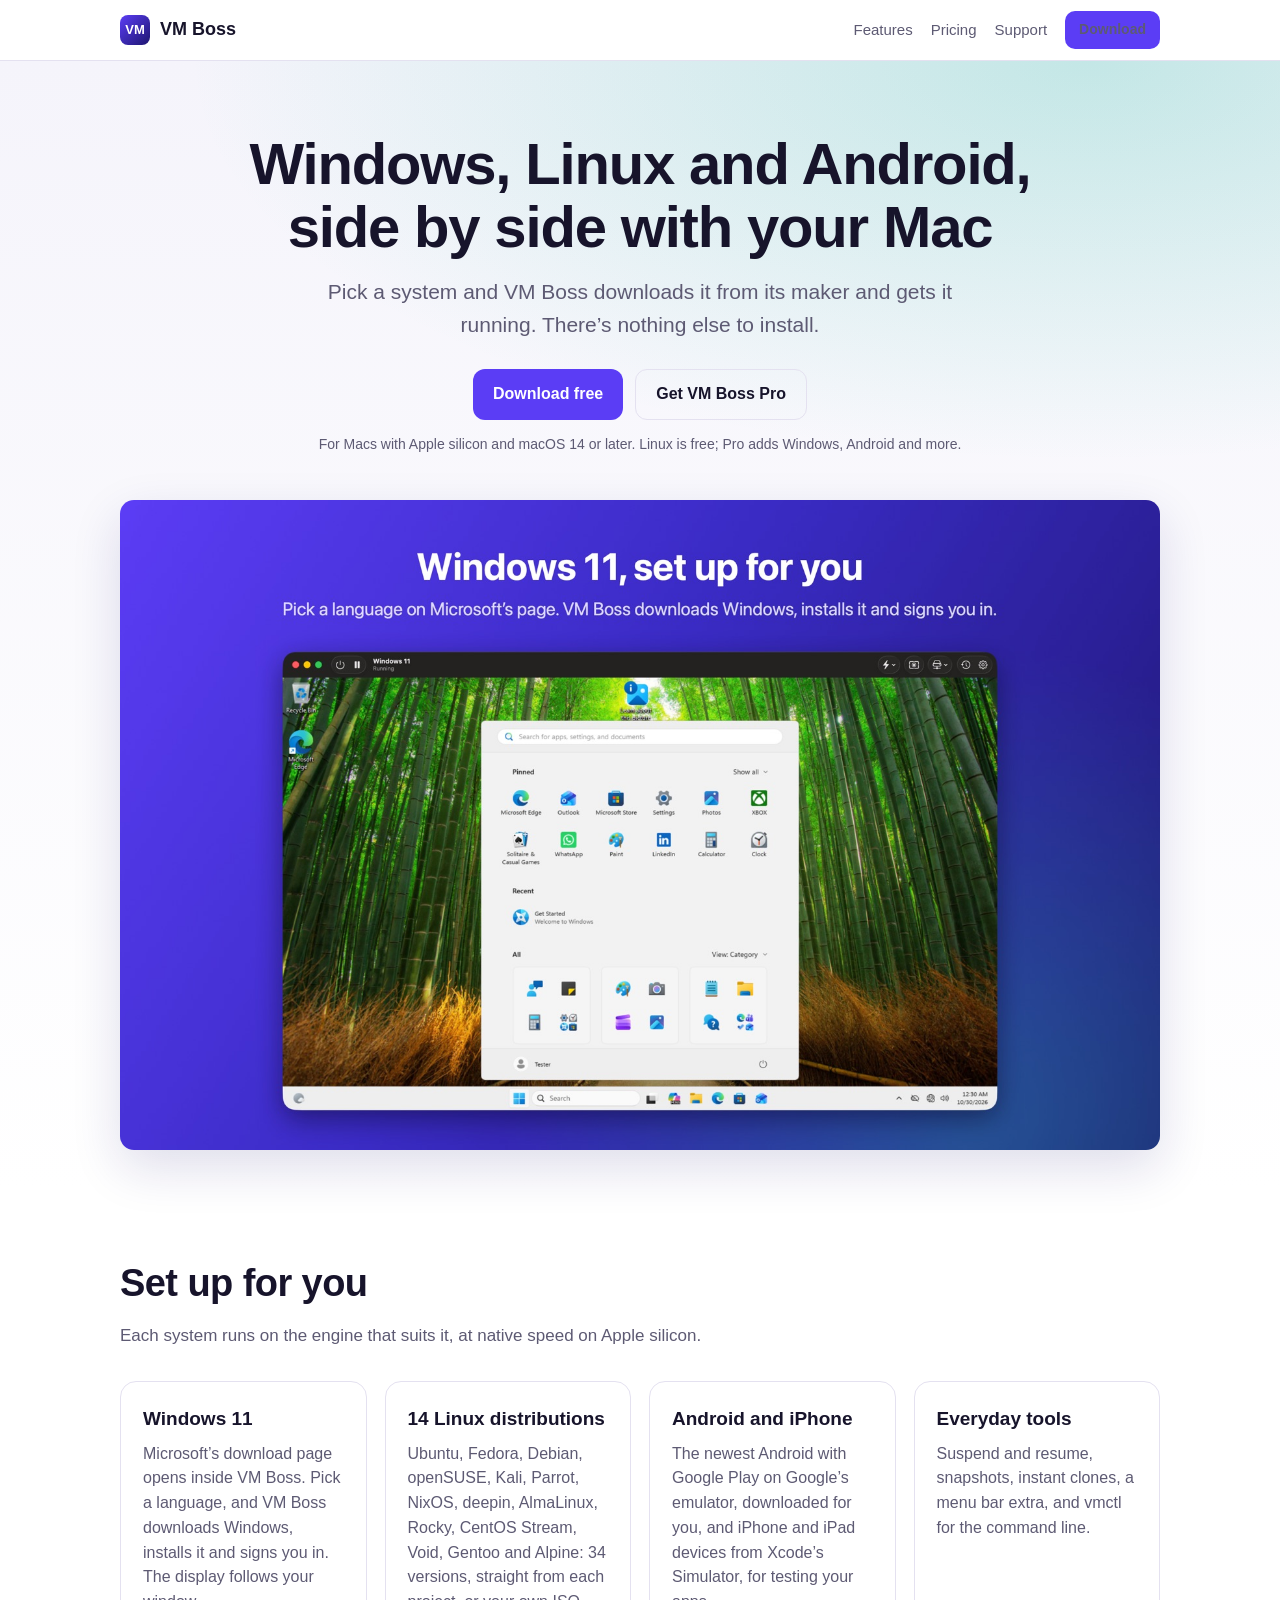
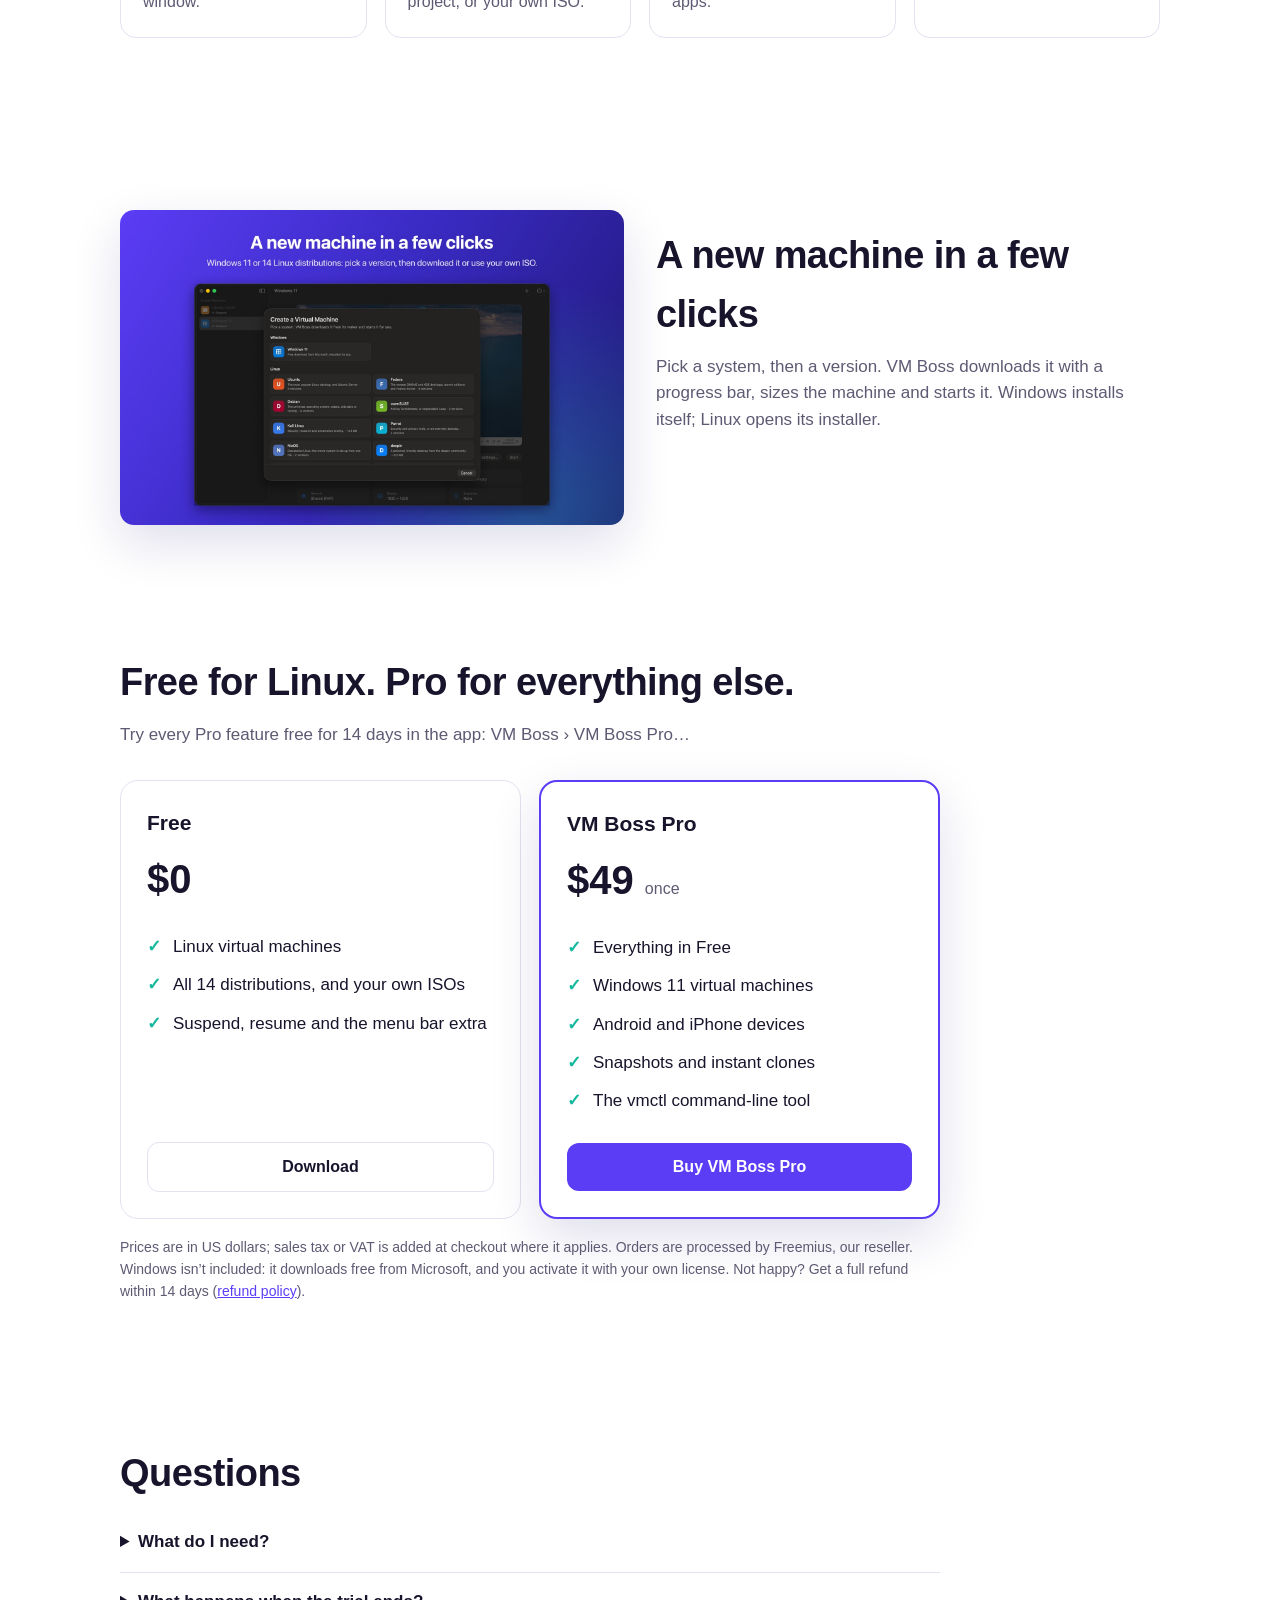
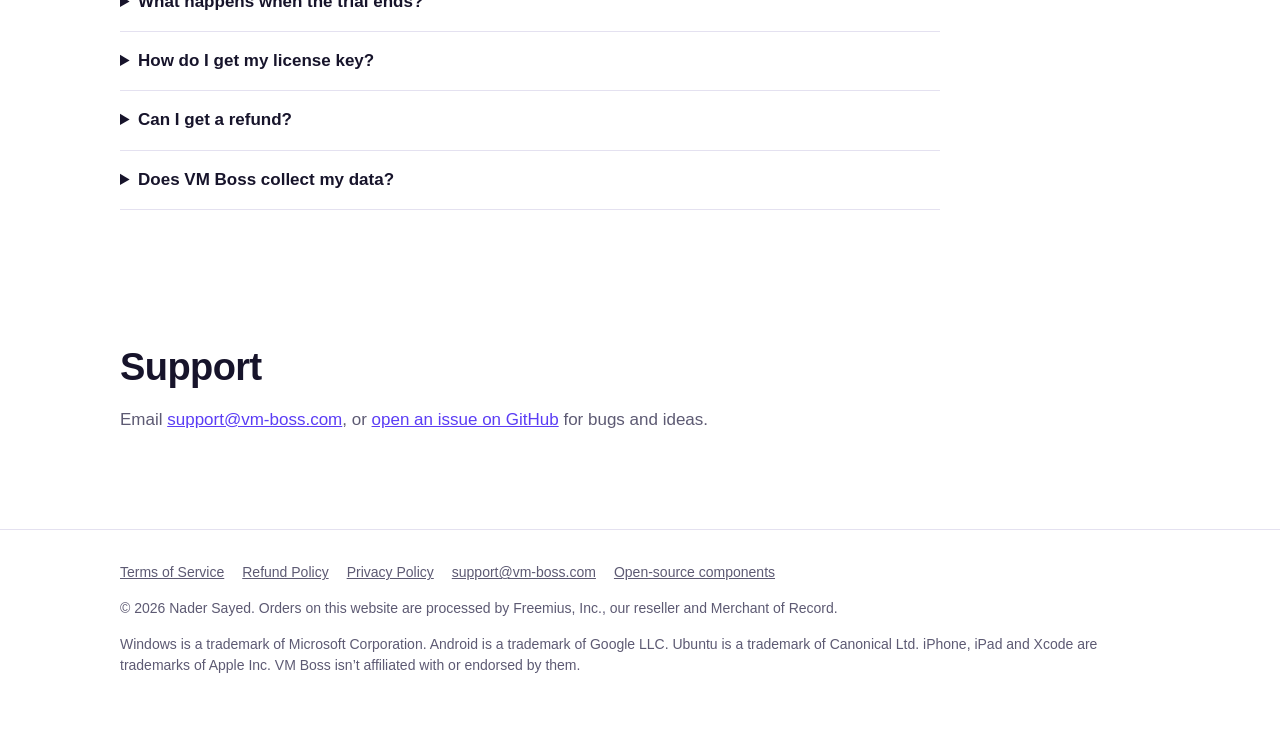
<file: index.html>
<!doctype html>
<html lang="en">
<head>
<meta charset="utf-8">
<meta name="viewport" content="width=device-width, initial-scale=1">
<title>VM Boss: Windows, Linux and Android on your Mac</title>
<meta name="description" content="Run Windows 11, Linux and Android side by side with your Mac. VM Boss downloads each system and gets it running.">
<link rel="stylesheet" href="assets/site.css">
</head>
<body>
<header class="top">
  <div class="wrap">
    <a class="brand" href="./"><span class="brand-mark">VM</span>VM Boss</a>
    <nav>
      <a href="./#features">Features</a>
      <a href="./#pro">Pricing</a>
      <a href="./#support">Support</a>
      <a class="button small" href="https://github.com/nader1414518/VMBoss-Public/releases/latest/download/VM-Boss.dmg">Download</a>
    </nav>
  </div>
</header>
<main>
<div class="hero">
  <div class="wrap">
    <h1>Windows, Linux and Android, side by side with your Mac</h1>
    <p class="lede">Pick a system and VM Boss downloads it from its maker and gets it running. There’s nothing else to install.</p>
    <div class="actions">
      <a class="button" href="https://github.com/nader1414518/VMBoss-Public/releases/latest/download/VM-Boss.dmg">Download free</a>
      <a class="button secondary" href="#pro">Get VM Boss Pro</a>
    </div>
    <p class="note">For Macs with Apple silicon and macOS 14 or later. Linux is free; Pro adds Windows, Android and more.</p>
    <img class="shot" src="images/01-windows.jpg" width="1600" height="1000" alt="VM Boss running Windows 11 in a window on a Mac">
  </div>
</div>

<section id="features">
  <div class="wrap">
    <h2>Set up for you</h2>
    <p class="intro">Each system runs on the engine that suits it, at native speed on Apple silicon.</p>
    <div class="grid">
      <div class="card"><h3>Windows 11</h3><p>Microsoft’s download page opens inside VM Boss. Pick a language, and VM Boss downloads Windows, installs it and signs you in. The display follows your window.</p></div>
      <div class="card"><h3>14 Linux distributions</h3><p>Ubuntu, Fedora, Debian, openSUSE, Kali, Parrot, NixOS, deepin, AlmaLinux, Rocky, CentOS Stream, Void, Gentoo and Alpine: 34 versions, straight from each project, or your own ISO.</p></div>
      <div class="card"><h3>Android and iPhone</h3><p>The newest Android with Google Play on Google’s emulator, downloaded for you, and iPhone and iPad devices from Xcode’s Simulator, for testing your apps.</p></div>
      <div class="card"><h3>Everyday tools</h3><p>Suspend and resume, snapshots, instant clones, a menu bar extra, and vmctl for the command line.</p></div>
    </div>
  </div>
</section>

<section>
  <div class="wrap split">
    <img class="shot" src="images/05-new-vm.jpg" width="1600" height="1000" alt="VM Boss’s window for creating a virtual machine, listing Windows 11 and Linux distributions" loading="lazy">
    <div>
      <h2>A new machine in a few clicks</h2>
      <p class="intro">Pick a system, then a version. VM Boss downloads it with a progress bar, sizes the machine and starts it. Windows installs itself; Linux opens its installer.</p>
    </div>
  </div>
</section>

<section id="pro">
  <div class="wrap">
    <h2>Free for Linux. Pro for everything else.</h2>
    <p class="intro">Try every Pro feature free for 14 days in the app: VM Boss › VM Boss Pro…</p>
    <div class="plans">
      <div class="plan">
        <h3>Free</h3>
        <div class="price">$0</div>
        <ul>
          <li>Linux virtual machines</li>
          <li>All 14 distributions, and your own ISOs</li>
          <li>Suspend, resume and the menu bar extra</li>
        </ul>
        <a class="button secondary" href="https://github.com/nader1414518/VMBoss-Public/releases/latest/download/VM-Boss.dmg">Download</a>
      </div>
      <div class="plan pro">
        <h3>VM Boss Pro</h3>
        <div class="price">$49 <small>once</small></div>
        <ul>
          <li>Everything in Free</li>
          <li>Windows 11 virtual machines</li>
          <li>Android and iPhone devices</li>
          <li>Snapshots and instant clones</li>
          <li>The vmctl command-line tool</li>
        </ul>
        <a class="button" href="#pro" data-buy>Buy VM Boss Pro</a>
      </div>
    </div>
    <p class="fineprint">Prices are in US dollars; sales tax or VAT is added at checkout where it applies. Orders are processed by Freemius, our reseller. Windows isn’t included: it downloads free from Microsoft, and you activate it with your own license. Not happy? Get a full refund within 14 days (<a href="refund.html">refund policy</a>).</p>
  </div>
</section>

<section id="faq">
  <div class="wrap">
    <h2>Questions</h2>
    <details><summary>What do I need?</summary><p>A Mac with Apple silicon and macOS 14 Sonoma or later. VM Boss includes QEMU for Windows and downloads everything else it needs. iPhone and iPad devices need Apple’s Xcode, free on the Mac App Store.</p></details>
    <details><summary>What happens when the trial ends?</summary><p>Linux keeps working. Buy Pro to keep using Windows, Android, iPhone, snapshots and vmctl.</p></details>
    <details><summary>How do I get my license key?</summary><p>Right after you pay, the license page shows your key and a button that activates it in VM Boss. Bookmark that page to see your key again, or email us your receipt.</p></details>
    <details><summary>Can I get a refund?</summary><p>Yes: a full refund within 14 days of buying, for any reason. See the <a href="refund.html">refund policy</a>.</p></details>
    <details><summary>Does VM Boss collect my data?</summary><p>No. See the <a href="privacy.html">privacy policy</a>.</p></details>
  </div>
</section>

<section id="support">
  <div class="wrap">
    <h2>Support</h2>
    <p class="intro">Email <a href="mailto:support@vm-boss.com">support@vm-boss.com</a>, or <a href="https://github.com/nader1414518/VMBoss-Public/issues/new/choose">open an issue on GitHub</a> for bugs and ideas.</p>
  </div>
</section>
</main>
<footer>
  <div class="wrap">
    <div class="links">
      <a href="terms.html">Terms of Service</a>
      <a href="refund.html">Refund Policy</a>
      <a href="privacy.html">Privacy Policy</a>
      <a href="mailto:support@vm-boss.com">support@vm-boss.com</a>
      <a href="https://github.com/nader1414518/VMBoss-Public/blob/main/THIRD-PARTY.md">Open-source components</a>
    </div>
    <p>© 2026 Nader Sayed. Orders on this website are processed by Freemius, Inc., our reseller and Merchant of Record.</p>
    <p>Windows is a trademark of Microsoft Corporation. Android is a trademark of Google LLC. Ubuntu is a trademark of Canonical Ltd. iPhone, iPad and Xcode are trademarks of Apple Inc. VM Boss isn’t affiliated with or endorsed by them.</p>
  </div>
</footer>
<script src="assets/config.js"></script>
<script src="assets/buy.js"></script>
</body>
</html>
</file>
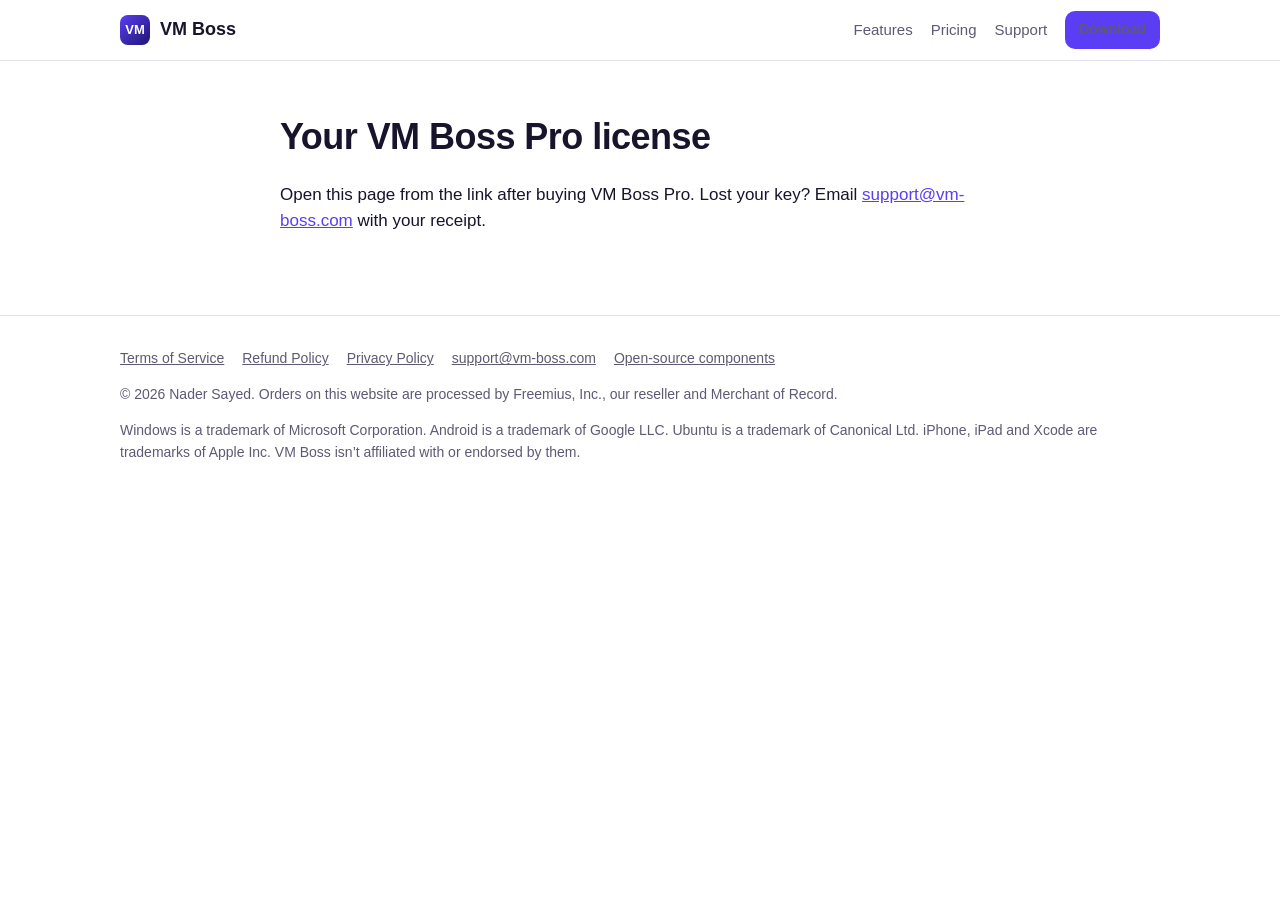
<file: license.html>
<!doctype html>
<html lang="en">
<head>
<meta charset="utf-8">
<meta name="viewport" content="width=device-width, initial-scale=1">
<title>Your License · VM Boss</title>
<meta name="description" content="Run Windows 11, Linux and Android side by side with your Mac. VM Boss downloads each system and gets it running.">
<link rel="stylesheet" href="assets/site.css">
</head>
<body>
<header class="top">
  <div class="wrap">
    <a class="brand" href="./"><span class="brand-mark">VM</span>VM Boss</a>
    <nav>
      <a href="./#features">Features</a>
      <a href="./#pro">Pricing</a>
      <a href="./#support">Support</a>
      <a class="button small" href="https://github.com/nader1414518/VMBoss-Public/releases/latest/download/VM-Boss.dmg">Download</a>
    </nav>
  </div>
</header>
<main class="page">
<h1>Your VM Boss Pro license</h1>
<p id="status" class="status">Getting your license key…</p>
<div id="result" hidden>
  <div id="key" class="keybox"></div>
  <p><a id="activate" class="button" href="#">Activate in VM Boss</a> <button id="copy" class="button secondary" type="button">Copy</button></p>
  <p>Or open VM Boss, choose VM Boss › VM Boss Pro…, paste the key and click Activate. Bookmark this page to see your key again. Your Freemius receipt shows a different key: VM Boss only needs this one.</p>
</div>
</main>
<footer>
  <div class="wrap">
    <div class="links">
      <a href="terms.html">Terms of Service</a>
      <a href="refund.html">Refund Policy</a>
      <a href="privacy.html">Privacy Policy</a>
      <a href="mailto:support@vm-boss.com">support@vm-boss.com</a>
      <a href="https://github.com/nader1414518/VMBoss-Public/blob/main/THIRD-PARTY.md">Open-source components</a>
    </div>
    <p>© 2026 Nader Sayed. Orders on this website are processed by Freemius, Inc., our reseller and Merchant of Record.</p>
    <p>Windows is a trademark of Microsoft Corporation. Android is a trademark of Google LLC. Ubuntu is a trademark of Canonical Ltd. iPhone, iPad and Xcode are trademarks of Apple Inc. VM Boss isn’t affiliated with or endorsed by them.</p>
  </div>
</footer>
<script src="assets/config.js"></script>
<script src="assets/license.js"></script>
</body>
</html>
</file>
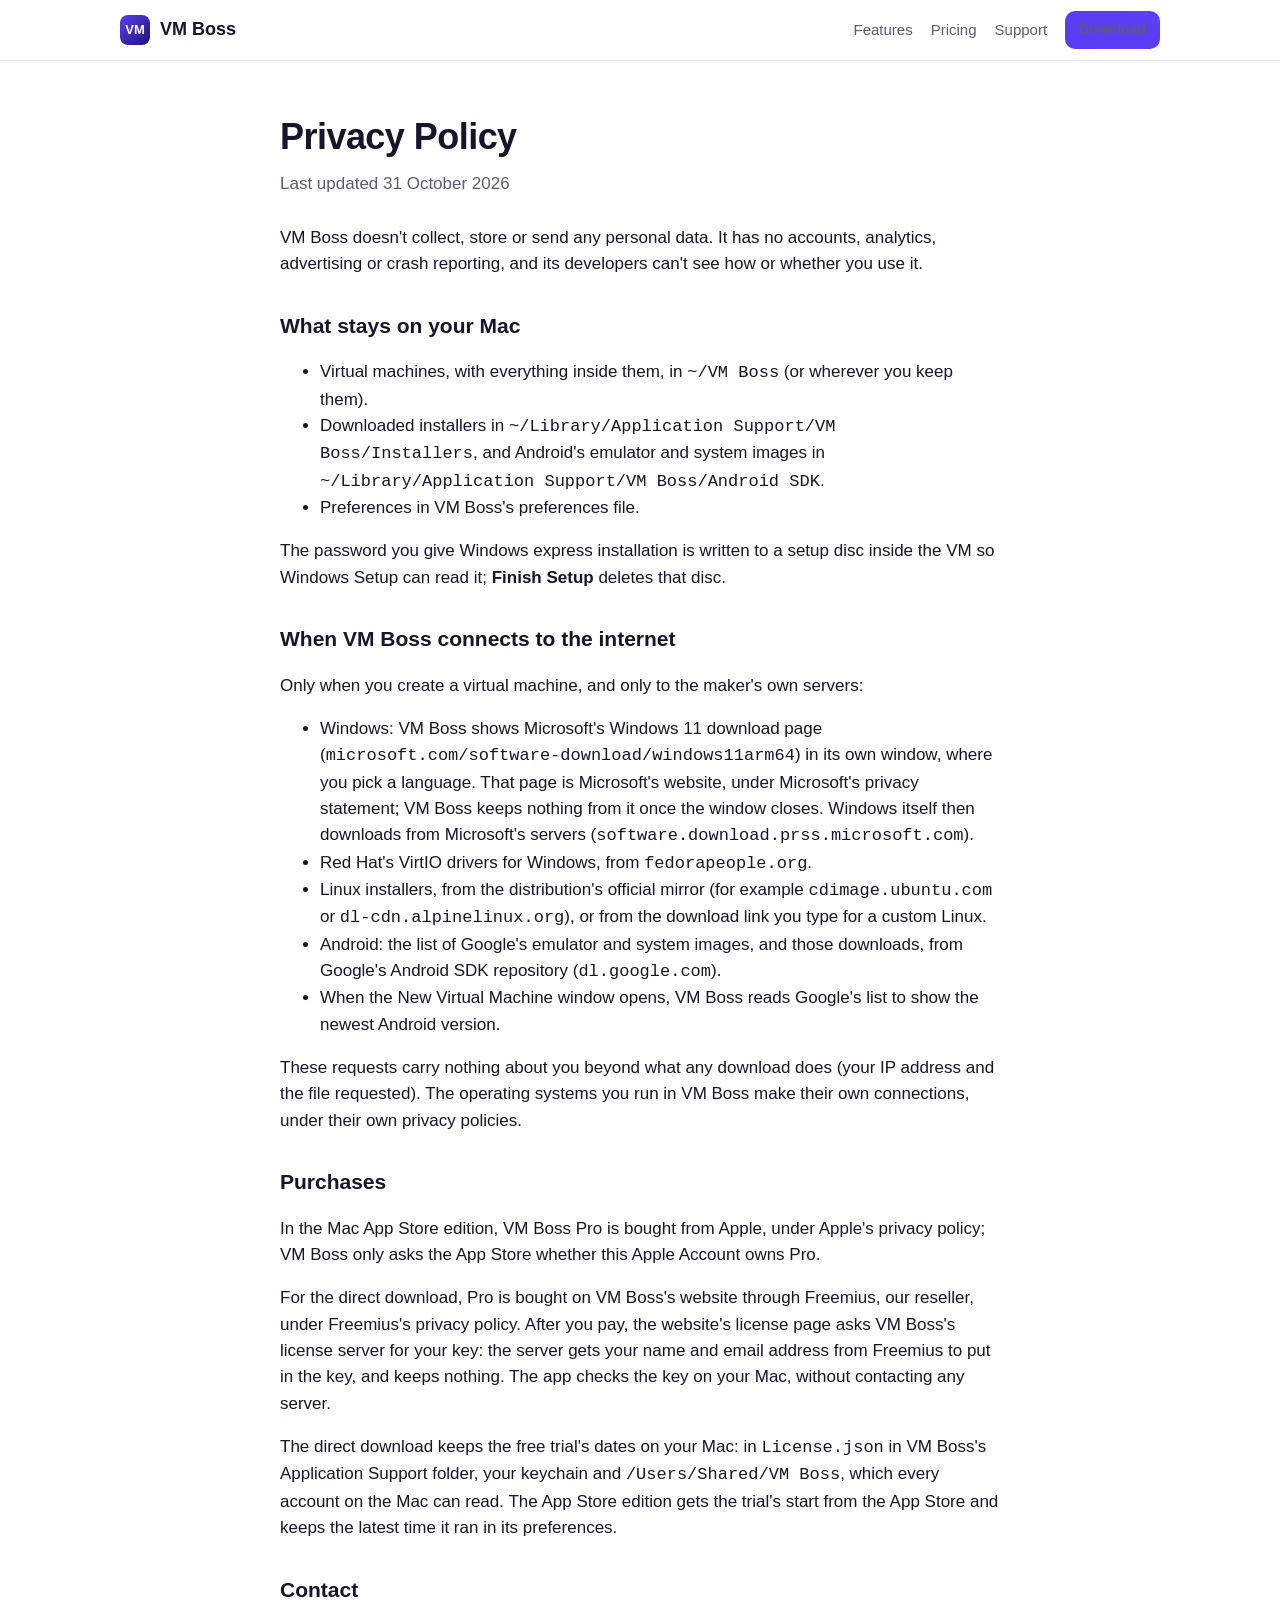
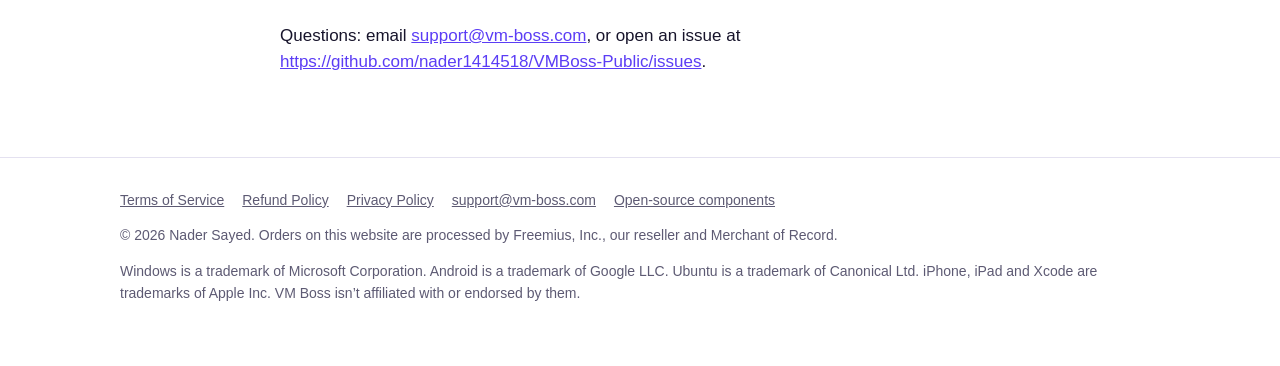
<file: privacy.html>
<!doctype html>
<html lang="en">
<head>
<meta charset="utf-8">
<meta name="viewport" content="width=device-width, initial-scale=1">
<title>Privacy Policy · VM Boss</title>
<meta name="description" content="Run Windows 11, Linux and Android side by side with your Mac. VM Boss downloads each system and gets it running.">
<link rel="stylesheet" href="assets/site.css">
</head>
<body>
<header class="top">
  <div class="wrap">
    <a class="brand" href="./"><span class="brand-mark">VM</span>VM Boss</a>
    <nav>
      <a href="./#features">Features</a>
      <a href="./#pro">Pricing</a>
      <a href="./#support">Support</a>
      <a class="button small" href="https://github.com/nader1414518/VMBoss-Public/releases/latest/download/VM-Boss.dmg">Download</a>
    </nav>
  </div>
</header>
<main class="page">
<h1>Privacy Policy</h1>
<p class="updated">Last updated 31 October 2026</p>
<p>VM Boss doesn't collect, store or send any personal data. It has no accounts, analytics, advertising or crash reporting, and its developers can't see how or whether you use it.</p>
<h2>What stays on your Mac</h2>
<ul>
<li>Virtual machines, with everything inside them, in <code>~/VM Boss</code> (or wherever you keep them).</li>
<li>Downloaded installers in <code>~/Library/Application Support/VM Boss/Installers</code>, and Android's emulator and system images in <code>~/Library/Application Support/VM Boss/Android SDK</code>.</li>
<li>Preferences in VM Boss's preferences file.</li>
</ul>
<p>The password you give Windows express installation is written to a setup disc inside the VM so Windows Setup can read it; <strong>Finish Setup</strong> deletes that disc.</p>
<h2>When VM Boss connects to the internet</h2>
<p>Only when you create a virtual machine, and only to the maker's own servers:</p>
<ul>
<li>Windows: VM Boss shows Microsoft's Windows 11 download page (<code>microsoft.com/software-download/windows11arm64</code>) in its own window, where you pick a language. That page is Microsoft's website, under Microsoft's privacy statement; VM Boss keeps nothing from it once the window closes. Windows itself then downloads from Microsoft's servers (<code>software.download.prss.microsoft.com</code>).</li>
<li>Red Hat's VirtIO drivers for Windows, from <code>fedorapeople.org</code>.</li>
<li>Linux installers, from the distribution's official mirror (for example <code>cdimage.ubuntu.com</code> or <code>dl-cdn.alpinelinux.org</code>), or from the download link you type for a custom Linux.</li>
<li>Android: the list of Google's emulator and system images, and those downloads, from Google's Android SDK repository (<code>dl.google.com</code>).</li>
<li>When the New Virtual Machine window opens, VM Boss reads Google's list to show the newest Android version.</li>
</ul>
<p>These requests carry nothing about you beyond what any download does (your IP address and the file requested). The operating systems you run in VM Boss make their own connections, under their own privacy policies.</p>
<h2>Purchases</h2>
<p>In the Mac App Store edition, VM Boss Pro is bought from Apple, under Apple's privacy policy; VM Boss only asks the App Store whether this Apple Account owns Pro.</p>
<p>For the direct download, Pro is bought on VM Boss's website through Freemius, our reseller, under Freemius's privacy policy. After you pay, the website's license page asks VM Boss's license server for your key: the server gets your name and email address from Freemius to put in the key, and keeps nothing. The app checks the key on your Mac, without contacting any server.</p>
<p>The direct download keeps the free trial's dates on your Mac: in <code>License.json</code> in VM Boss's Application Support folder, your keychain and <code>/Users/Shared/VM Boss</code>, which every account on the Mac can read. The App Store edition gets the trial's start from the App Store and keeps the latest time it ran in its preferences.</p>
<h2>Contact</h2>
<p>Questions: email <a href="mailto:support@vm-boss.com">support@vm-boss.com</a>, or open an issue at <a href="https://github.com/nader1414518/VMBoss-Public/issues">https://github.com/nader1414518/VMBoss-Public/issues</a>.</p>
</main>
<footer>
  <div class="wrap">
    <div class="links">
      <a href="terms.html">Terms of Service</a>
      <a href="refund.html">Refund Policy</a>
      <a href="privacy.html">Privacy Policy</a>
      <a href="mailto:support@vm-boss.com">support@vm-boss.com</a>
      <a href="https://github.com/nader1414518/VMBoss-Public/blob/main/THIRD-PARTY.md">Open-source components</a>
    </div>
    <p>© 2026 Nader Sayed. Orders on this website are processed by Freemius, Inc., our reseller and Merchant of Record.</p>
    <p>Windows is a trademark of Microsoft Corporation. Android is a trademark of Google LLC. Ubuntu is a trademark of Canonical Ltd. iPhone, iPad and Xcode are trademarks of Apple Inc. VM Boss isn’t affiliated with or endorsed by them.</p>
  </div>
</footer>
<script src="assets/config.js"></script>

</body>
</html>
</file>
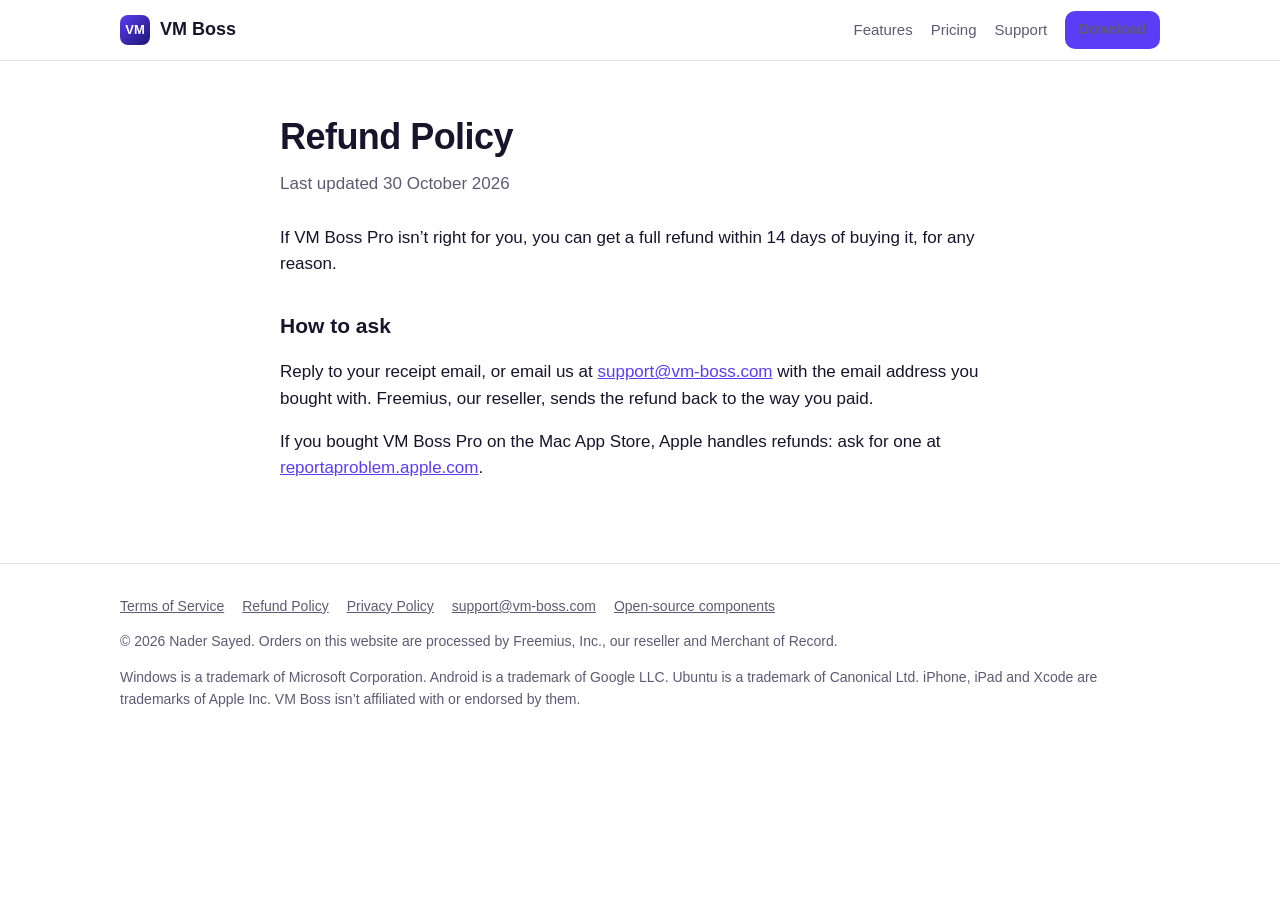
<file: refund.html>
<!doctype html>
<html lang="en">
<head>
<meta charset="utf-8">
<meta name="viewport" content="width=device-width, initial-scale=1">
<title>Refund Policy · VM Boss</title>
<meta name="description" content="Run Windows 11, Linux and Android side by side with your Mac. VM Boss downloads each system and gets it running.">
<link rel="stylesheet" href="assets/site.css">
</head>
<body>
<header class="top">
  <div class="wrap">
    <a class="brand" href="./"><span class="brand-mark">VM</span>VM Boss</a>
    <nav>
      <a href="./#features">Features</a>
      <a href="./#pro">Pricing</a>
      <a href="./#support">Support</a>
      <a class="button small" href="https://github.com/nader1414518/VMBoss-Public/releases/latest/download/VM-Boss.dmg">Download</a>
    </nav>
  </div>
</header>
<main class="page">
<h1>Refund Policy</h1>
<p class="updated">Last updated 30 October 2026</p>
<p>If VM Boss Pro isn’t right for you, you can get a full refund within 14 days of buying it, for any reason.</p>
<h2>How to ask</h2>
<p>Reply to your receipt email, or email us at <a href="mailto:support@vm-boss.com">support@vm-boss.com</a> with the email address you bought with. Freemius, our reseller, sends the refund back to the way you paid.</p>
<p>If you bought VM Boss Pro on the Mac App Store, Apple handles refunds: ask for one at <a href="https://reportaproblem.apple.com">reportaproblem.apple.com</a>.</p>
</main>
<footer>
  <div class="wrap">
    <div class="links">
      <a href="terms.html">Terms of Service</a>
      <a href="refund.html">Refund Policy</a>
      <a href="privacy.html">Privacy Policy</a>
      <a href="mailto:support@vm-boss.com">support@vm-boss.com</a>
      <a href="https://github.com/nader1414518/VMBoss-Public/blob/main/THIRD-PARTY.md">Open-source components</a>
    </div>
    <p>© 2026 Nader Sayed. Orders on this website are processed by Freemius, Inc., our reseller and Merchant of Record.</p>
    <p>Windows is a trademark of Microsoft Corporation. Android is a trademark of Google LLC. Ubuntu is a trademark of Canonical Ltd. iPhone, iPad and Xcode are trademarks of Apple Inc. VM Boss isn’t affiliated with or endorsed by them.</p>
  </div>
</footer>
<script src="assets/config.js"></script>

</body>
</html>
</file>
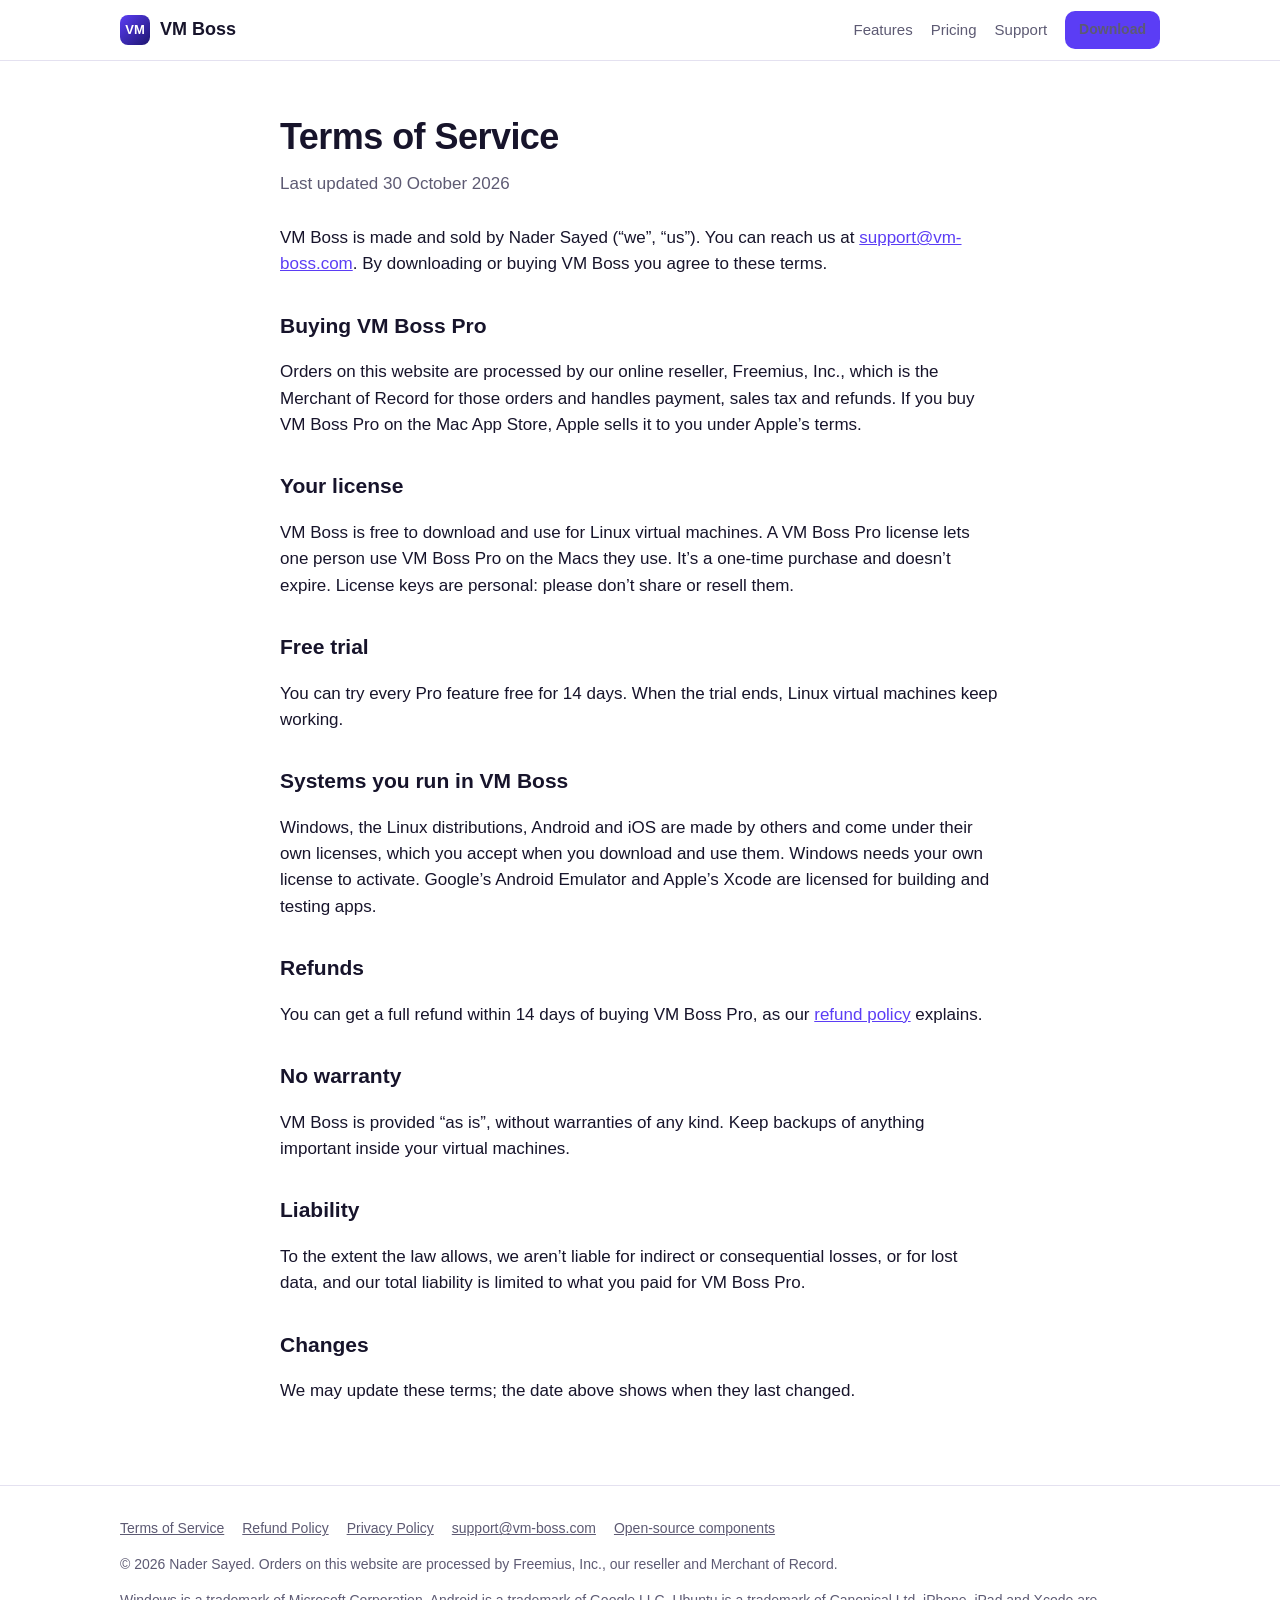
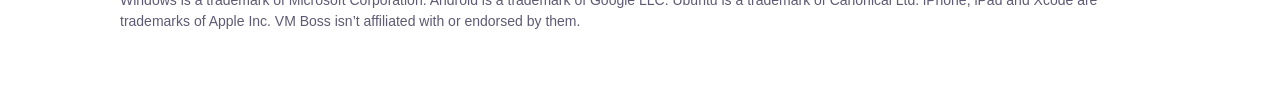
<file: terms.html>
<!doctype html>
<html lang="en">
<head>
<meta charset="utf-8">
<meta name="viewport" content="width=device-width, initial-scale=1">
<title>Terms of Service · VM Boss</title>
<meta name="description" content="Run Windows 11, Linux and Android side by side with your Mac. VM Boss downloads each system and gets it running.">
<link rel="stylesheet" href="assets/site.css">
</head>
<body>
<header class="top">
  <div class="wrap">
    <a class="brand" href="./"><span class="brand-mark">VM</span>VM Boss</a>
    <nav>
      <a href="./#features">Features</a>
      <a href="./#pro">Pricing</a>
      <a href="./#support">Support</a>
      <a class="button small" href="https://github.com/nader1414518/VMBoss-Public/releases/latest/download/VM-Boss.dmg">Download</a>
    </nav>
  </div>
</header>
<main class="page">
<h1>Terms of Service</h1>
<p class="updated">Last updated 30 October 2026</p>
<p>VM Boss is made and sold by Nader Sayed (“we”, “us”). You can reach us at <a href="mailto:support@vm-boss.com">support@vm-boss.com</a>. By downloading or buying VM Boss you agree to these terms.</p>

<h2>Buying VM Boss Pro</h2>
<p>Orders on this website are processed by our online reseller, Freemius, Inc., which is the Merchant of Record for those orders and handles payment, sales tax and refunds. If you buy VM Boss Pro on the Mac App Store, Apple sells it to you under Apple’s terms.</p>

<h2>Your license</h2>
<p>VM Boss is free to download and use for Linux virtual machines. A VM Boss Pro license lets one person use VM Boss Pro on the Macs they use. It’s a one-time purchase and doesn’t expire. License keys are personal: please don’t share or resell them.</p>

<h2>Free trial</h2>
<p>You can try every Pro feature free for 14 days. When the trial ends, Linux virtual machines keep working.</p>

<h2>Systems you run in VM Boss</h2>
<p>Windows, the Linux distributions, Android and iOS are made by others and come under their own licenses, which you accept when you download and use them. Windows needs your own license to activate. Google’s Android Emulator and Apple’s Xcode are licensed for building and testing apps.</p>

<h2>Refunds</h2>
<p>You can get a full refund within 14 days of buying VM Boss Pro, as our <a href="refund.html">refund policy</a> explains.</p>

<h2>No warranty</h2>
<p>VM Boss is provided “as is”, without warranties of any kind. Keep backups of anything important inside your virtual machines.</p>

<h2>Liability</h2>
<p>To the extent the law allows, we aren’t liable for indirect or consequential losses, or for lost data, and our total liability is limited to what you paid for VM Boss Pro.</p>

<h2>Changes</h2>
<p>We may update these terms; the date above shows when they last changed.</p>
</main>
<footer>
  <div class="wrap">
    <div class="links">
      <a href="terms.html">Terms of Service</a>
      <a href="refund.html">Refund Policy</a>
      <a href="privacy.html">Privacy Policy</a>
      <a href="mailto:support@vm-boss.com">support@vm-boss.com</a>
      <a href="https://github.com/nader1414518/VMBoss-Public/blob/main/THIRD-PARTY.md">Open-source components</a>
    </div>
    <p>© 2026 Nader Sayed. Orders on this website are processed by Freemius, Inc., our reseller and Merchant of Record.</p>
    <p>Windows is a trademark of Microsoft Corporation. Android is a trademark of Google LLC. Ubuntu is a trademark of Canonical Ltd. iPhone, iPad and Xcode are trademarks of Apple Inc. VM Boss isn’t affiliated with or endorsed by them.</p>
  </div>
</footer>
<script src="assets/config.js"></script>

</body>
</html>
</file>
<file: assets/site.css>
:root {
  color-scheme: light dark;
  --bg: #ffffff;
  --bg-soft: #f5f4fb;
  --text: #17142b;
  --muted: #5d5a73;
  --line: #e4e1f0;
  --brand: #5b3df5;
  --brand-deep: #3a2bc4;
  --brand-ink: #ffffff;
  --accent: #14b89c;
  --card: #ffffff;
  --shadow: 0 18px 50px rgba(29, 22, 112, 0.14);
}
@media (prefers-color-scheme: dark) {
  :root {
    --bg: #110f1f;
    --bg-soft: #181530;
    --text: #f1effa;
    --muted: #a9a5c2;
    --line: #2b2747;
    --brand: #7c63ff;
    --brand-deep: #5b3df5;
    --card: #1a1733;
    --shadow: 0 18px 50px rgba(0, 0, 0, 0.45);
  }
}
* { box-sizing: border-box; }
html { scroll-behavior: smooth; }
body {
  margin: 0;
  background: var(--bg);
  color: var(--text);
  font: 17px/1.55 -apple-system, BlinkMacSystemFont, "SF Pro Text", "Segoe UI", Roboto, sans-serif;
  -webkit-font-smoothing: antialiased;
}
a { color: var(--brand); }
img { max-width: 100%; height: auto; display: block; }
.wrap { max-width: 1080px; margin: 0 auto; padding: 0 20px; }

/* Header */
.top { position: sticky; top: 0; z-index: 10; background: color-mix(in srgb, var(--bg) 85%, transparent); backdrop-filter: blur(14px); border-bottom: 1px solid var(--line); }
.top .wrap { display: flex; align-items: center; gap: 22px; height: 60px; }
.brand { display: flex; align-items: center; gap: 10px; font-weight: 700; font-size: 18px; color: var(--text); text-decoration: none; }
.brand-mark { width: 30px; height: 30px; border-radius: 8px; background: linear-gradient(135deg, var(--brand), #1d1670); display: grid; place-items: center; color: #fff; font-size: 13px; }
.top nav { margin-left: auto; display: flex; gap: 18px; align-items: center; }
.top nav a { color: var(--muted); text-decoration: none; font-size: 15px; }
.top nav a:hover { color: var(--text); }
@media (max-width: 640px) { .top nav a:not(.button) { display: none; } }

/* Buttons */
.button { display: inline-flex; align-items: center; justify-content: center; gap: 8px; padding: 12px 20px; border-radius: 12px; background: var(--brand); color: var(--brand-ink); font-weight: 600; text-decoration: none; border: 0; cursor: pointer; font-size: 16px; }
.button:hover { background: var(--brand-deep); }
.button.secondary { background: transparent; color: var(--text); border: 1px solid var(--line); }
.button.secondary:hover { background: var(--bg-soft); }
.button.small { padding: 8px 14px; font-size: 14px; border-radius: 10px; }
.button.disabled, .button[aria-disabled="true"] { opacity: 0.55; pointer-events: none; }

/* Hero */
.hero { padding: 72px 0 40px; text-align: center; background: radial-gradient(900px 400px at 85% 0%, color-mix(in srgb, var(--accent) 22%, transparent), transparent), linear-gradient(180deg, var(--bg-soft), var(--bg)); }
.hero h1 { font-size: clamp(34px, 6vw, 58px); line-height: 1.08; letter-spacing: -0.02em; margin: 0 auto 18px; max-width: 820px; }
.hero p.lede { font-size: clamp(18px, 2.4vw, 21px); color: var(--muted); max-width: 640px; margin: 0 auto 28px; }
.hero .actions { display: flex; gap: 12px; justify-content: center; flex-wrap: wrap; }
.hero .note { color: var(--muted); font-size: 14px; margin-top: 14px; }
.shot { margin: 44px auto 0; border-radius: 14px; overflow: hidden; box-shadow: var(--shadow); }

/* Sections */
section { padding: 64px 0; }
section h2 { font-size: clamp(28px, 4vw, 38px); letter-spacing: -0.015em; margin: 0 0 10px; }
section .intro { color: var(--muted); margin: 0 0 32px; max-width: 680px; }
.grid { display: grid; gap: 18px; grid-template-columns: repeat(auto-fit, minmax(230px, 1fr)); }
.card { background: var(--card); border: 1px solid var(--line); border-radius: 16px; padding: 22px; }
.card h3 { margin: 0 0 8px; font-size: 19px; }
.card p { margin: 0; color: var(--muted); font-size: 16px; }
.split { display: grid; gap: 32px; grid-template-columns: 1fr 1fr; align-items: center; }
@media (max-width: 820px) { .split { grid-template-columns: 1fr; } }

/* Pricing */
.plans { display: grid; gap: 18px; grid-template-columns: repeat(auto-fit, minmax(280px, 1fr)); max-width: 820px; }
.plan { background: var(--card); border: 1px solid var(--line); border-radius: 18px; padding: 26px; display: flex; flex-direction: column; }
.plan.pro { border: 2px solid var(--brand); box-shadow: var(--shadow); }
.plan h3 { margin: 0; font-size: 21px; }
.price { font-size: 40px; font-weight: 750; margin: 8px 0 2px; }
.price small { font-size: 16px; font-weight: 500; color: var(--muted); }
.plan ul { padding: 0; margin: 16px 0 22px; list-style: none; flex: 1; }
.plan li { padding: 6px 0 6px 26px; position: relative; }
.plan li::before { content: "✓"; position: absolute; left: 0; color: var(--accent); font-weight: 700; }
.fineprint { color: var(--muted); font-size: 14px; margin-top: 18px; max-width: 820px; }

/* FAQ */
details { border-bottom: 1px solid var(--line); padding: 16px 0; max-width: 820px; }
summary { cursor: pointer; font-weight: 600; }
details p { color: var(--muted); margin: 10px 0 0; }

/* Text pages */
.page { max-width: 760px; padding: 48px 20px 64px; margin: 0 auto; }
.page h1 { font-size: 36px; letter-spacing: -0.015em; margin: 0 0 6px; }
.page .updated { color: var(--muted); margin: 0 0 28px; }
.page h2 { font-size: 21px; margin: 32px 0 8px; }
.page p, .page li { color: var(--text); }

/* License page */
.keybox { font: 14px/1.5 ui-monospace, "SF Mono", Menlo, monospace; word-break: break-all; background: var(--bg-soft); border: 1px solid var(--line); border-radius: 12px; padding: 16px; margin: 18px 0; user-select: all; }
.status { color: var(--muted); }
.error { color: #d93a3a; }

/* Footer */
footer { border-top: 1px solid var(--line); padding: 32px 0 48px; color: var(--muted); font-size: 14px; }
footer .links { display: flex; flex-wrap: wrap; gap: 18px; margin-bottom: 12px; }
footer a { color: var(--muted); }
</file>
